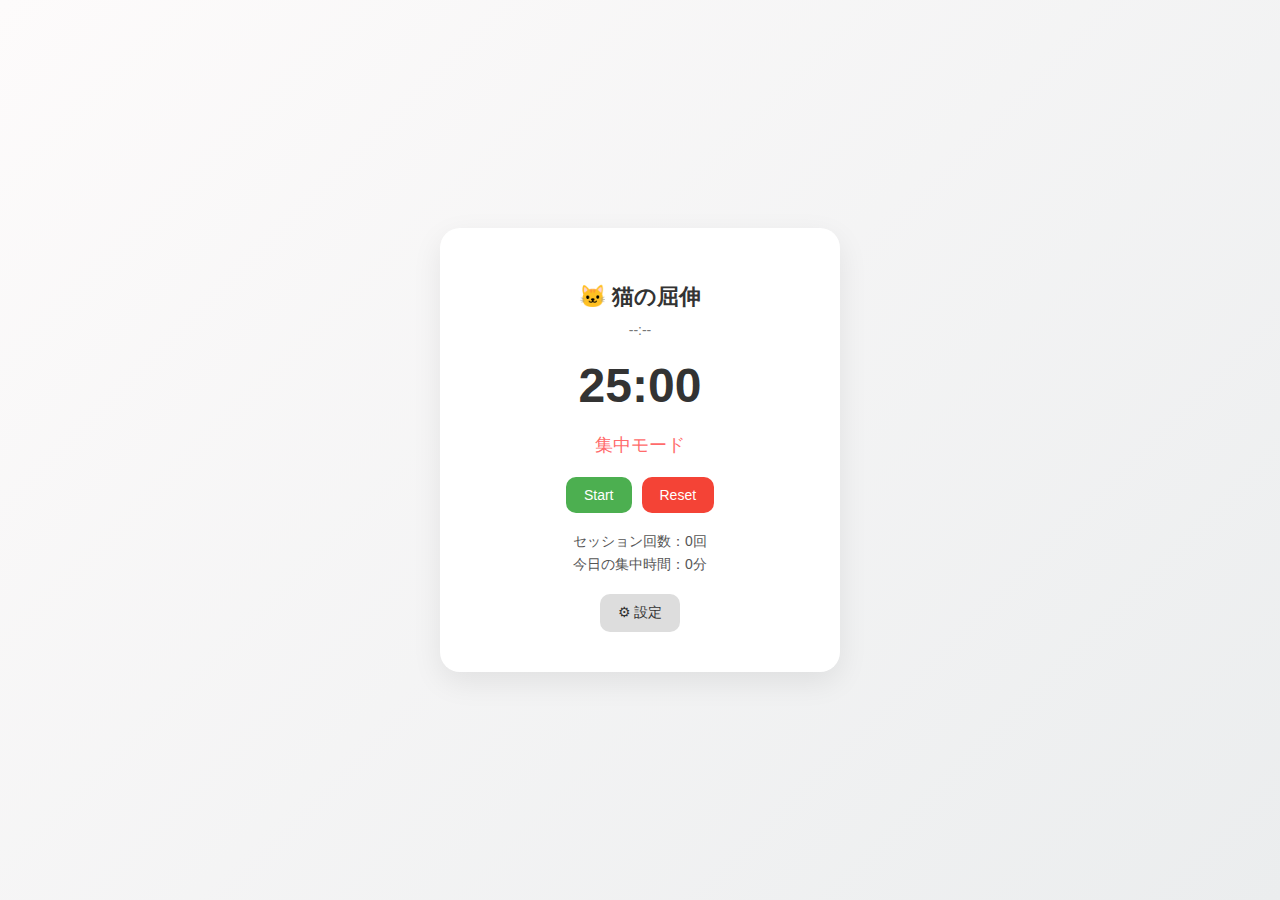
<file: index.html>
<!DOCTYPE html>
<html lang="ja">
<head>
  <meta charset="UTF-8">
  <title>猫の屈伸 - Pomodoro Timer</title>
  <link rel="stylesheet" href="style.css">
</head>
<body>

  <div class="container">

    <h1>🐱 猫の屈伸</h1>

    <div class="current-time" id="currentTime">
      --:--
    </div>

    <div class="timer-display">
      <span id="minutes">25</span>:<span id="seconds">00</span>
    </div>

    <div class="mode-display" id="modeDisplay">
      集中モード
    </div>

    <div class="button-group">
      <button id="startBtn">Start</button>
      <button id="resetBtn">Reset</button>
    </div>

    <div class="session-info">
      <p>セッション回数：<span id="sessionCount">0</span>回</p>
      <p>今日の集中時間：<span id="totalTime">0</span>分</p>
    </div>

    <button id="settingBtn">⚙ 設定</button>

  </div>

  <script src="script.js"></script>
</body>
</html>
</file>
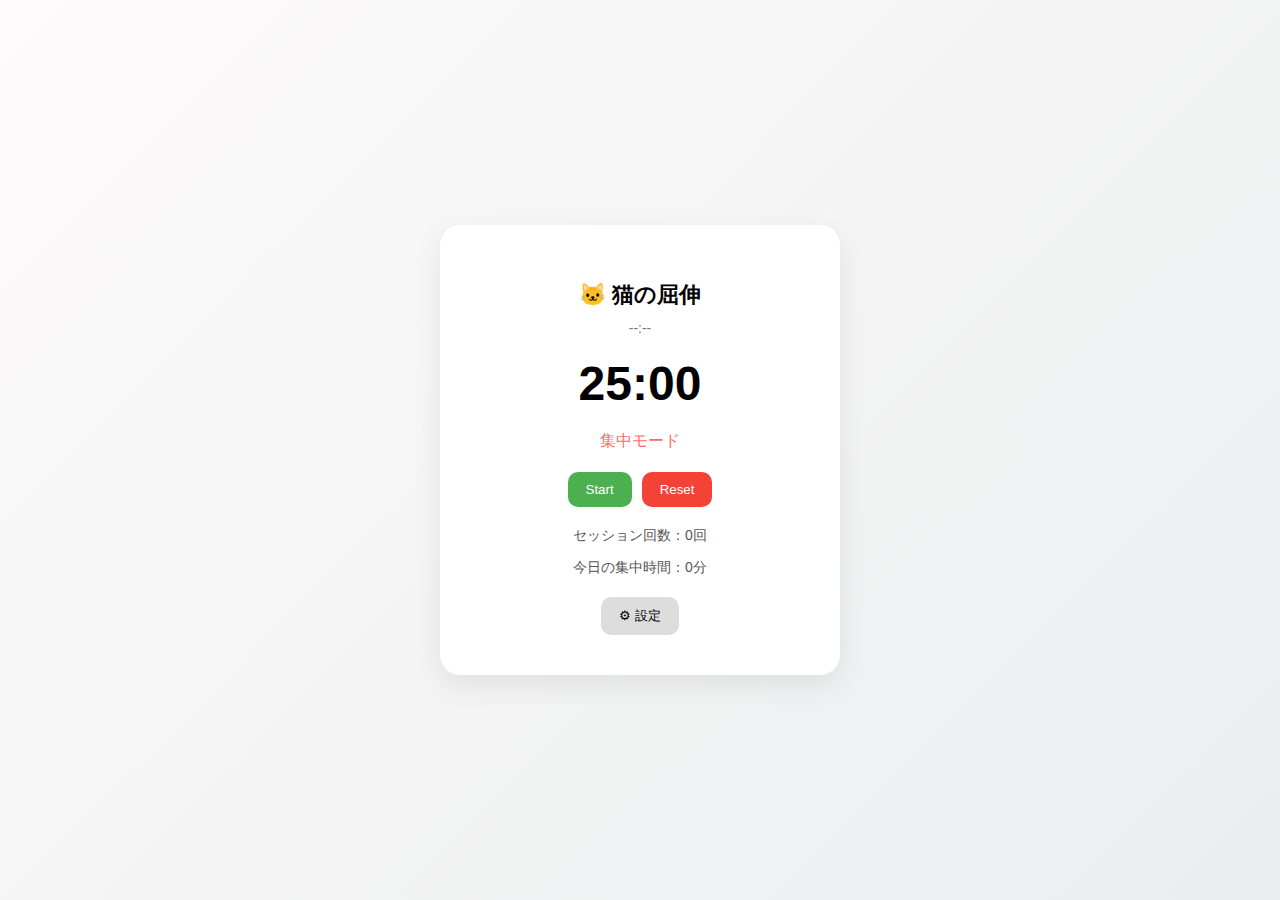
<file: cat-pomodoro/index.html>
<!DOCTYPE html>
<html lang="ja">
<head>
  <meta charset="UTF-8">
  <title>猫の屈伸 - Pomodoro Timer</title>
  <link rel="stylesheet" href="style.css">
</head>
<body>

  <div class="container">

    <h1>🐱 猫の屈伸</h1>

    <div class="current-time" id="currentTime">
      --:--
    </div>

    <div class="timer-display">
      <span id="minutes">25</span>:<span id="seconds">00</span>
    </div>

    <div class="mode-display" id="modeDisplay">
      集中モード
    </div>

    <div class="button-group">
      <button id="startBtn">Start</button>
      <button id="resetBtn">Reset</button>
    </div>

    <div class="session-info">
      <p>セッション回数：<span id="sessionCount">0</span>回</p>
      <p>今日の集中時間：<span id="totalTime">0</span>分</p>
    </div>

    <button id="settingBtn">⚙ 設定</button>

  </div>

  <script src="script.js"></script>
</body>
</html>
</file>
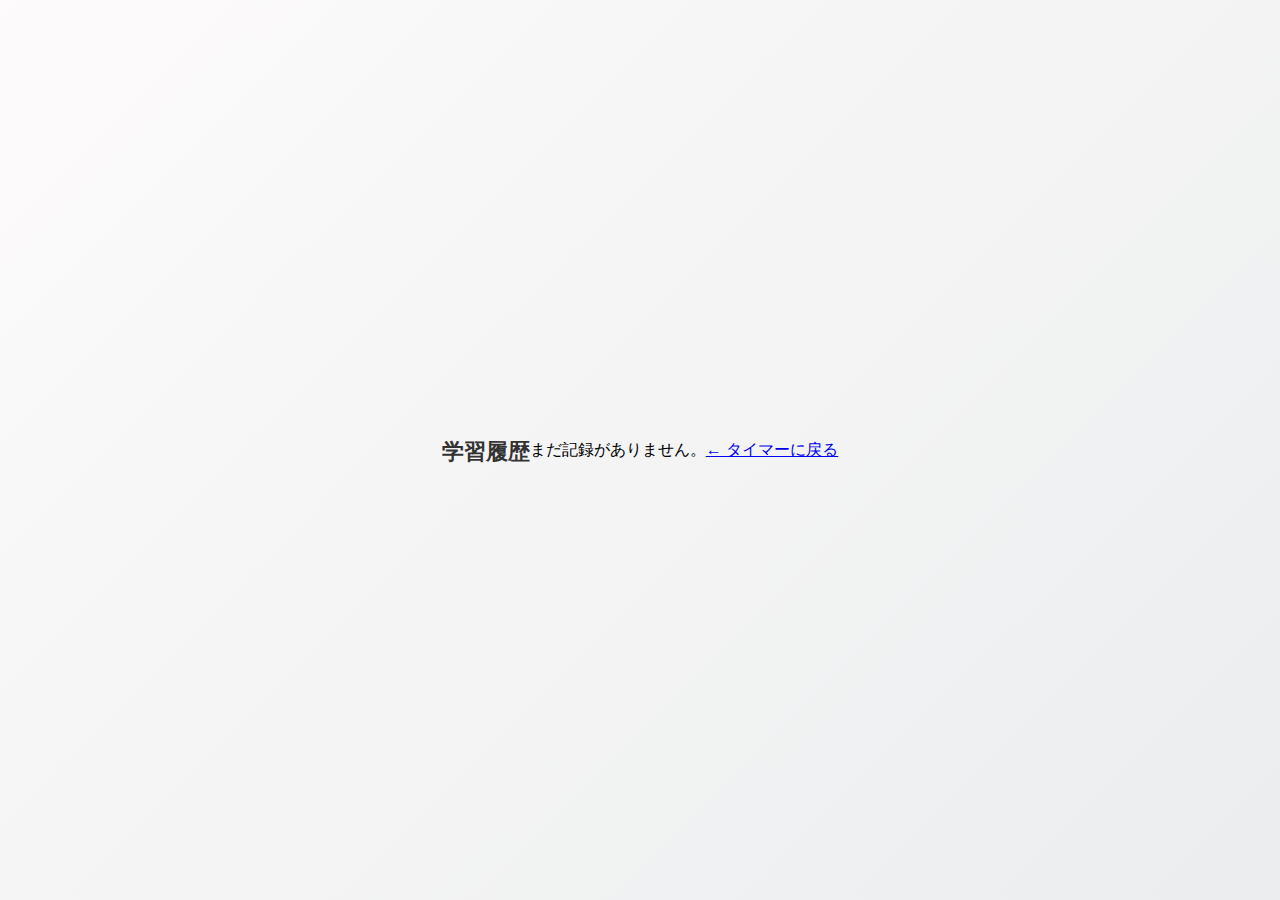
<file: statistics.html>
<!DOCTYPE html>
<html lang="ja">
<head>
  <meta charset="UTF-8">
  <title>統計ページ</title>
  <link rel="stylesheet" href="style.css">
</head>
<body>

  <h1>学習履歴</h1>

  <div id="historyList"></div>

  <a href="index.html">← タイマーに戻る</a>

  <script src="statistics.js"></script>
</body>
</html>
</file>
<file: style.css>
/* ===== 基本スタイル ===== */
body {
  margin: 0;
  font-family: "Segoe UI", "Helvetica Neue", sans-serif;
  background: linear-gradient(135deg, #fdfbfb, #ebedee);
  display: flex;
  justify-content: center;
  align-items: center;
  min-height: 100vh;
  transition: background 0.5s ease;
}

.container {
  background: white;
  padding: 40px;
  width: 320px;
  text-align: center;
  border-radius: 20px;
  box-shadow: 0 10px 30px rgba(0, 0, 0, 0.08);
  color: #333;
}

h1 {
  margin-bottom: 10px;
  font-size: 22px;
  color: #333;
}

/* ===== 猫の画像エリア ===== */
.cat-container {
  width: 200px;
  height: 200px;
  margin: 10px auto 20px;
  display: flex;
  justify-content: center;
  align-items: center;
  background: transparent;
  border-radius: 0;
  border-bottom: none;
}

#catImage {
  width: 180px;
  height: auto;
  max-height: 180px;
  transition: all 0.5s ease;
  object-fit: contain;
}

/* ===== 時刻・タイマー表示 ===== */
.current-time {
  font-size: 14px;
  color: #777;
  margin-bottom: 10px;
}

.timer-display {
  font-size: 48px;
  font-weight: bold;
  margin: 20px 0;
  color: #333;
}

.mode-display {
  margin-bottom: 20px;
  font-weight: 500;
  color: #ff6b6b;
  font-size: 18px;
}

/* ===== ボタン ===== */
.button-group {
  display: flex;
  justify-content: center;
  gap: 10px;
  margin-bottom: 20px;
}

button {
  padding: 10px 18px;
  border: none;
  border-radius: 10px;
  cursor: pointer;
  font-weight: 500;
  transition: 0.2s ease;
  font-size: 14px;
}

#startBtn {
  background-color: #4CAF50;
  color: white;
}

#pauseBtn {
  background-color: #2196F3;
  color: white;
}

#resetBtn {
  background-color: #f44336;
  color: white;
}

#settingBtn {
  background-color: #ddd;
  color: #333;
}

button:hover {
  transform: translateY(-2px);
  opacity: 0.9;
}

button:active {
  transform: scale(0.95);
}

/* ===== セッション情報 ===== */
.session-info {
  font-size: 14px;
  color: #555;
  margin-bottom: 20px;
}

.session-info p {
  margin: 5px 0;
}

/* ===== モーダル ===== */
.modal {
  position: fixed;
  inset: 0;
  background: rgba(0, 0, 0, 0.6);
  display: flex;
  justify-content: center;
  align-items: center;
  z-index: 1000;
}

.modal.hidden {
  display: none;
}

.modal-content {
  background: white;
  padding: 30px;
  border-radius: 12px;
  width: 300px;
  display: flex;
  flex-direction: column;
  gap: 15px;
}

.modal-content h2 {
  margin: 0 0 10px 0;
  font-size: 20px;
  color: #333;
}

.modal-content label {
  display: flex;
  flex-direction: column;
  text-align: left;
  font-size: 14px;
  color: #555;
  gap: 5px;
}

.modal-content input {
  padding: 8px;
  border: 1px solid #ddd;
  border-radius: 5px;
  font-size: 14px;
}

.modal-buttons {
  display: flex;
  gap: 10px;
  justify-content: flex-end;
}

.modal-buttons button {
  padding: 8px 16px;
}

/* ===== モード別背景色 ===== */
body.work {
  background: linear-gradient(135deg, #1a75ff, #4da3ff);
}

body.break {
  background: linear-gradient(135deg, #2d6a4f, #52b788);
}

body.work,
body.break {
  color: white;
}

body.work .container,
body.break .container {
  color: #333;
}

.history-item {
  background: #f5f5f5;
  padding: 12px;
  margin: 10px 0;
  border-radius: 8px;
}

.stats-btn {
  display: inline-block;
  padding: 10px 16px;
  background: #4CAF50;
  color: white;
  text-decoration: none;
  border-radius: 8px;
  margin-top: 20px;
}

.history-item {
  background: white;
  padding: 15px;
  margin: 12px 0;
  border-radius: 12px;
  box-shadow: 0 4px 10px rgba(0,0,0,0.08);
  text-align: left;
}

.history-item strong {
  font-size: 16px;
}

.history-item p {
  font-size: 20px;
  font-weight: bold;
  margin: 5px 0 0;
}

.back-btn {
  display: inline-block;
  margin-top: 20px;
  padding: 10px 16px;
  background: #555;
  color: white;
  text-decoration: none;
  border-radius: 8px;
}

.total-time {
  margin-top: 25px;
  padding: 20px;
  background: #ffeaa7;
  border-radius: 14px;
  text-align: center;
  font-weight: bold;
}

.total-time p {
  font-size: 24px;
  margin: 10px 0 0;
}
</file>
<file: cat-pomodoro/style.css>
body {
  margin: 0;
  font-family: "Segoe UI", "Helvetica Neue", sans-serif;
  background: linear-gradient(135deg, #fdfbfb, #ebedee);
  display: flex;
  justify-content: center;
  align-items: center;
  height: 100vh;
}

.container {
  background: white;
  padding: 40px;
  width: 320px;
  text-align: center;
  border-radius: 20px;
  box-shadow: 0 10px 30px rgba(0, 0, 0, 0.08);
}

h1 {
  margin-bottom: 10px;
  font-size: 22px;
}

.current-time {
  font-size: 14px;
  color: #777;
  margin-bottom: 20px;
}

.timer-display {
  font-size: 48px;
  font-weight: bold;
  margin: 20px 0;
}

.mode-display {
  margin-bottom: 20px;
  font-weight: 500;
  color: #ff6b6b;
}

.button-group {
  display: flex;
  justify-content: center;
  gap: 10px;
  margin-bottom: 20px;
}

button {
  padding: 10px 18px;
  border: none;
  border-radius: 10px;
  cursor: pointer;
  font-weight: 500;
  transition: 0.2s ease;
}

#startBtn {
  background-color: #4CAF50;
  color: white;
}

#resetBtn {
  background-color: #f44336;
  color: white;
}

button:hover {
  transform: translateY(-2px);
  opacity: 0.9;
}

button:active {
  transform: scale(0.95);
}

.session-info {
  font-size: 14px;
  color: #555;
  margin-bottom: 20px;
}

#settingBtn {
  background-color: #ddd;
}
</file>
